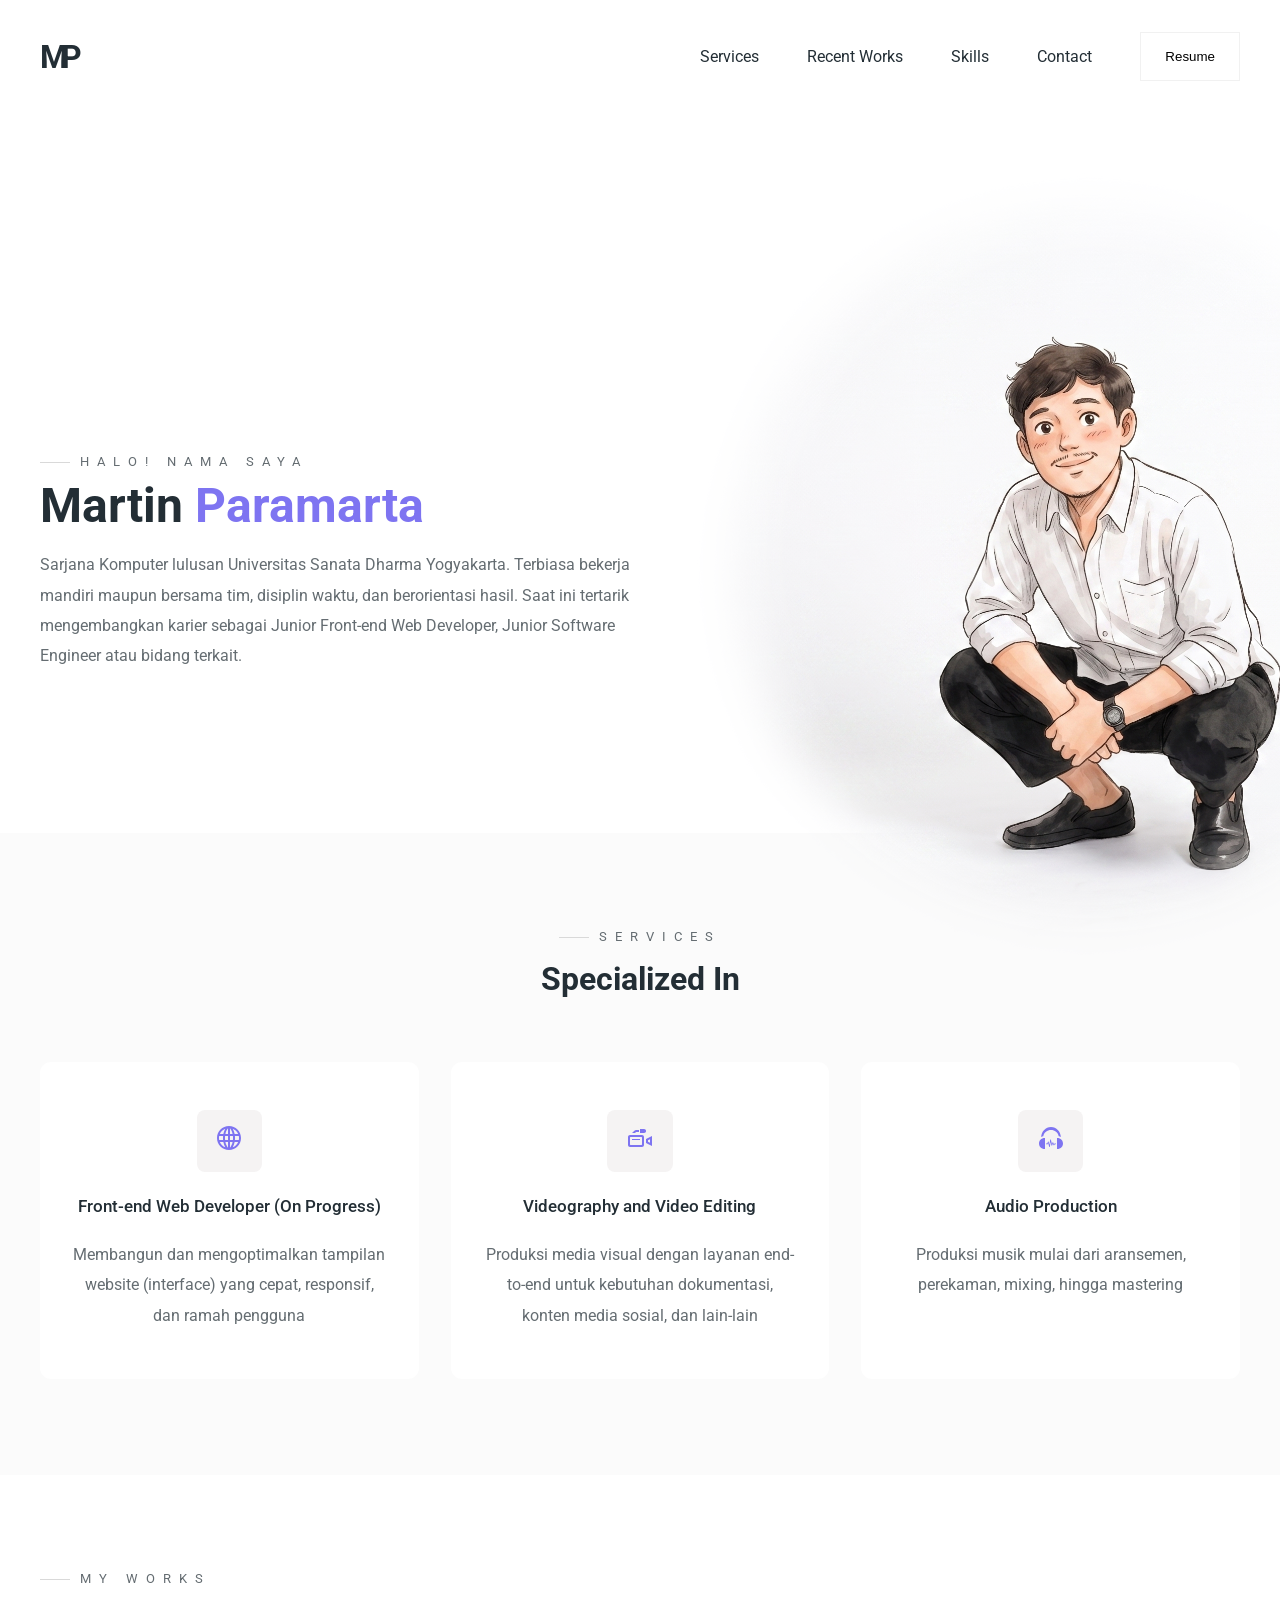
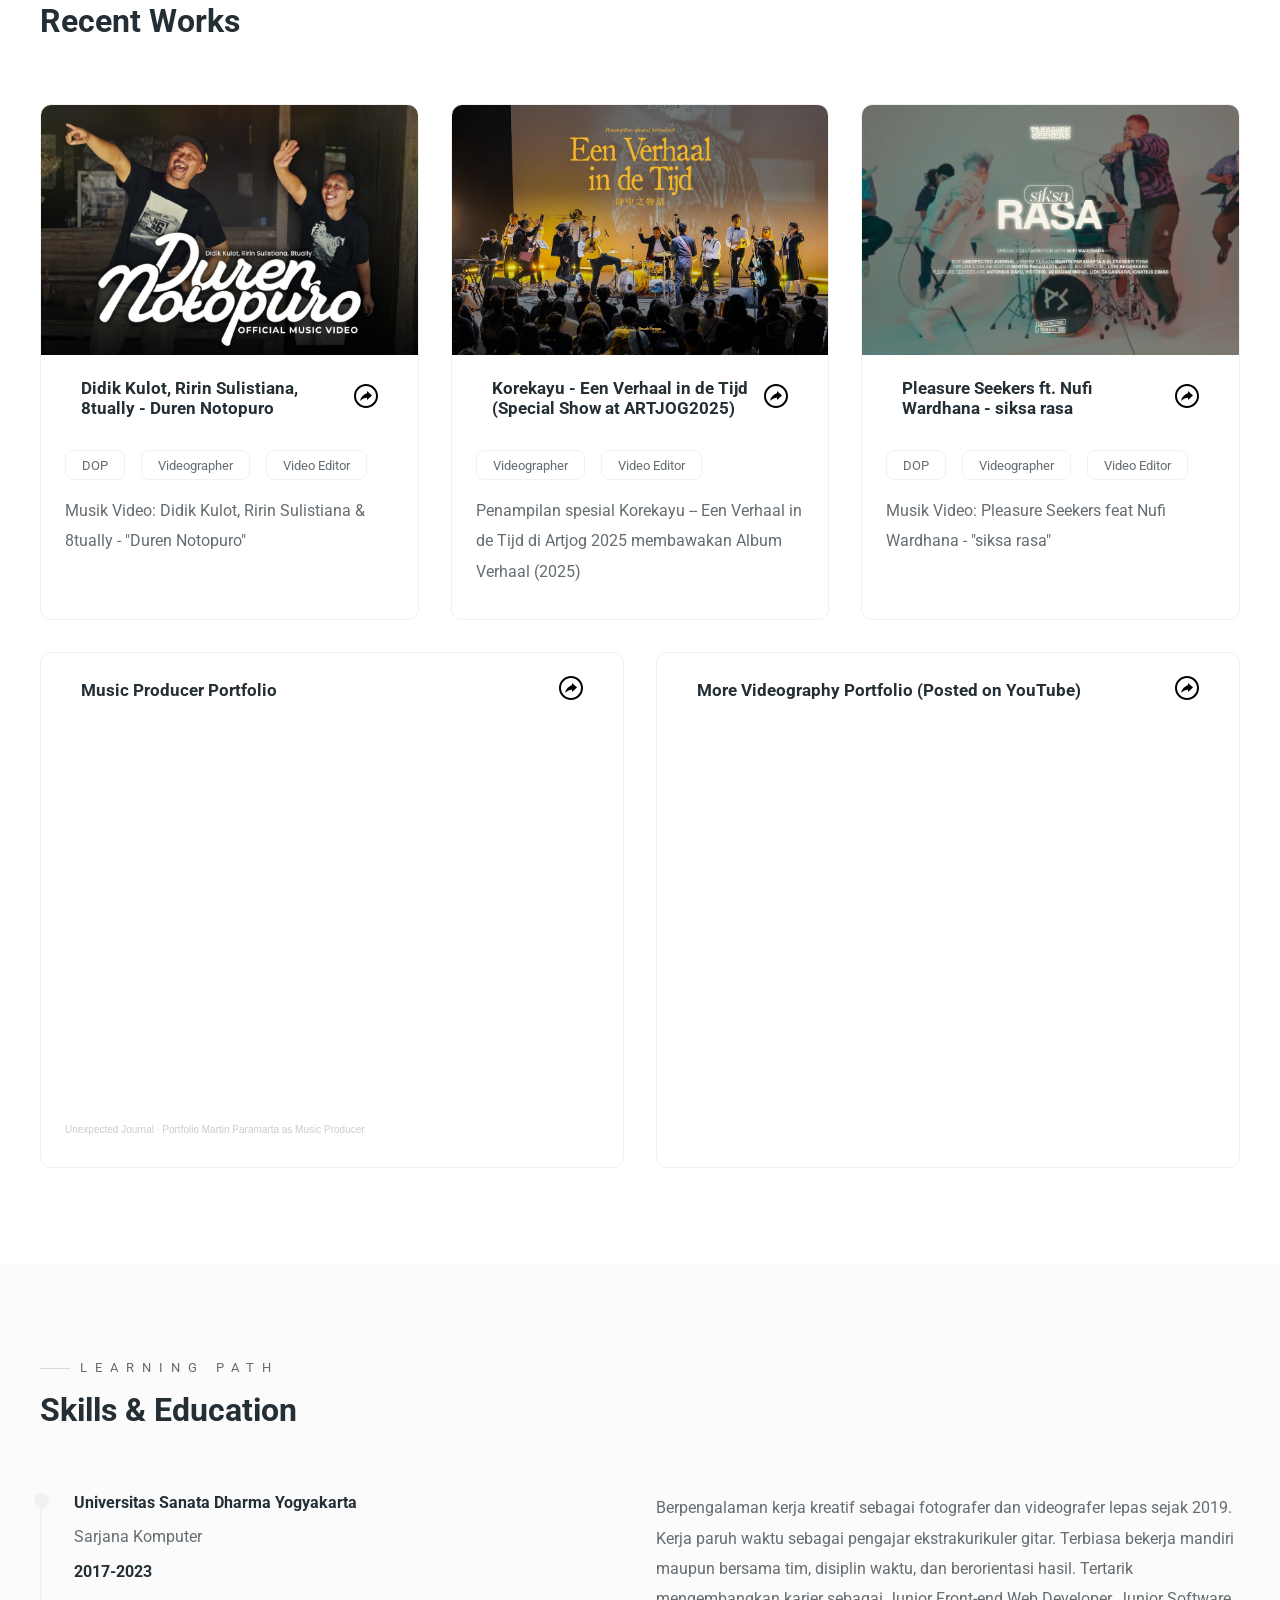
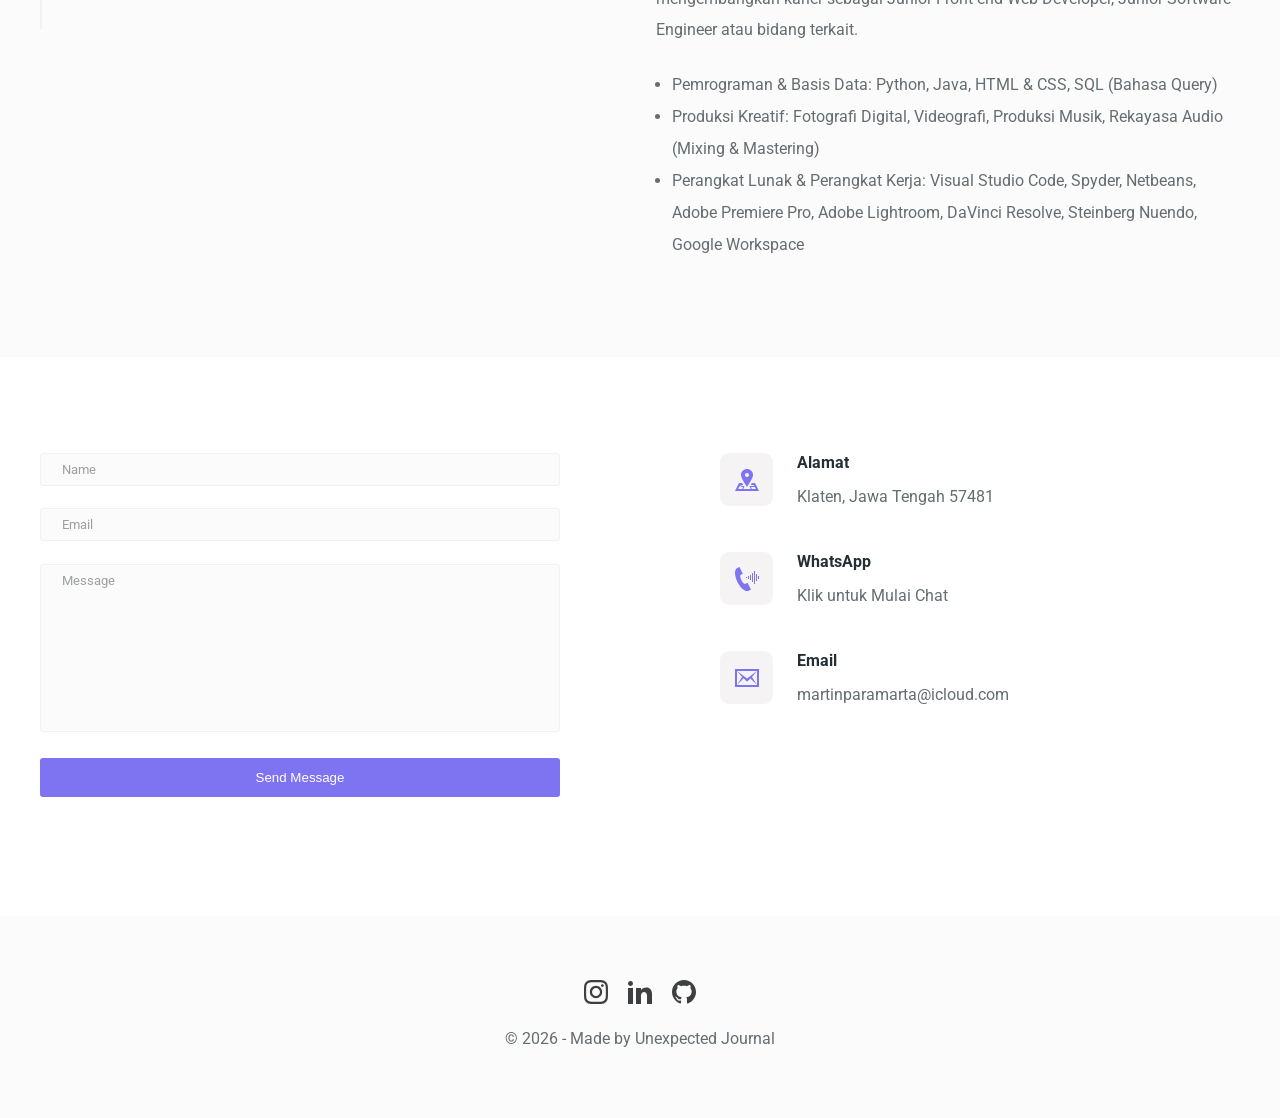
<file: index.html>
<!DOCTYPE html>
<html lang="en">

<head>
    <meta charset="UTF-8">
    <meta name="viewport" content="width=device-width, initial-scale=1.0">
    <meta http-equiv="X-UA-Compatible" content="IE=edge">
    <title>Martin Paramarta - Portfolio</title>
    <link rel="icon" type="image/x-icon" href="/images/favicon.png">
    <link rel="stylesheet" href="styles/style.css">
    <link rel="stylesheet" href="styles/responsive.css">
</head>

<body>
    <!-- Header -->
    <header>
        <div class="main-container">
            <div class="nav">
                <div class="logo">
                    <a href="/index.html">MP</a>
                </div>
                <nav>
                    <ul>
                        <li><a href="#services">Services</a></li>
                        <li><a href="#portfolios">Recent Works</a></li>
                        <!--                         <li><a href="detailed-portfolio.html">More Portfolio</a></li> -->
                        <li><a href="#skills">Skills</a></li>
                        <li><a href="#contact">Contact</a></li>
                        <li><a href="https://drive.google.com/file/d/1sAyRoX_dURG1kgeCWic_WuANX9hFbWoH/view?usp=sharing"
                                target="_blank">
                                <button class="btn">Resume</button>
                            </a>

                        </li>
                    </ul>
                </nav>

                <div class="burger">
                    <div class="line-1"></div>
                    <div class="line-2"></div>
                    <div class="line-3"></div>
                </div>
            </div>

            <section id="hero">
                <div class="hero-left">
                    <div class="h3 pre-title">Halo! Nama Saya</div>
                    <h1 class="hero-name">Martin <span>Paramarta</span></h1>
                    <p>
                        Sarjana Komputer lulusan Universitas Sanata Dharma Yogyakarta. Terbiasa bekerja mandiri maupun
                        bersama tim, disiplin waktu, dan berorientasi hasil. Saat ini tertarik mengembangkan karier
                        sebagai Junior Front-end Web Developer, Junior Software Engineer atau bidang terkait.
                    </p>
                </div>
                <div class="hero-right">
                    <img src="./images/hero-image-profile.png" alt="Avatar Image">
                </div>
            </section>
        </div>
    </header>
    <!-- End of Header -->

    <!-- Services -->
    <section id="services">
        <div class="services main-container">
            <h3 class="pre-title">Services</h3>
            <h1 class="section-title services-title">Specialized In<h1>
                    <div class="grid-items">
                        <!-- Service 1 -->
                        <div class="service">
                            <div class="service-icon">
                                <svg xmlns="http://www.w3.org/2000/svg" width="24" height="24" viewBox="0 0 24 24">
                                    <path
                                        d="M12 0c-6.627 0-12 5.373-12 12s5.373 12 12 12 12-5.373 12-12-5.373-12-12-12zm10 12c0 .685-.07 1.354-.202 2h-3.853c.121-1.283.129-2.621 0-4h3.853c.132.646.202 1.315.202 2zm-.841-4h-3.5c-.383-1.96-1.052-3.751-1.948-5.278 2.435.977 4.397 2.882 5.448 5.278zm-5.554 0h-2.605v-5.658c1.215 1.46 2.117 3.41 2.605 5.658zm-4.605-5.658v5.658h-2.605c.488-2.248 1.39-4.198 2.605-5.658zm0 7.658v4h-2.93c-.146-1.421-.146-2.577 0-4h2.93zm0 6v5.658c-1.215-1.46-2.117-3.41-2.605-5.658h2.605zm2 5.658v-5.658h2.605c-.488 2.248-1.39 4.198-2.605 5.658zm0-7.658v-4h2.93c.146 1.421.146 2.577 0 4h-2.93zm-4.711-11.278c-.896 1.527-1.565 3.318-1.948 5.278h-3.5c1.051-2.396 3.013-4.301 5.448-5.278zm-6.087 7.278h3.853c-.121 1.283-.129 2.621 0 4h-3.853c-.132-.646-.202-1.315-.202-2s.07-1.354.202-2zm.639 6h3.5c.383 1.96 1.052 3.751 1.948 5.278-2.435-.977-4.397-2.882-5.448-5.278zm12.87 5.278c.896-1.527 1.565-3.318 1.948-5.278h3.5c-1.051 2.396-3.013 4.301-5.448 5.278z" />
                                </svg>
                            </div>
                            <h4>Front-end Web Developer (On Progress)</h4>
                            <p>Membangun dan mengoptimalkan tampilan website (interface) yang cepat, responsif, dan
                                ramah pengguna</p>
                        </div>

                        <!-- Service 2 -->
                        <div class="service">
                            <div class="service-icon">
                                <svg xmlns="http://www.w3.org/2000/svg" width="24" height="24" viewBox="0 0 24 24">
                                    <path
                                        d="M13.5 11c.276 0 .5.224.5.5v7c0 .276-.224.5-.5.5h-11c-.276 0-.5-.224-.5-.5v-7c0-.276.224-.5.5-.5h11zm2.5 0c0-1.104-.896-2-2-2h-12c-1.104 0-2 .896-2 2v8c0 1.104.896 2 2 2h12c1.104 0 2-.896 2-2v-8zm-4 3h-8v-1h8v1zm-3.757-10h2.757v2h-2.103c-.887 0-1.245.423-1.85 1h-3.047l2.121-2.121c.563-.563 1.326-.879 2.122-.879zm9.817 1c0 1.104-.896 2-2 2h-4.06v-4h4.06c1.104 0 2 .895 2 2zm3.94 8.236v3.528l-2-1v-1.528l2-1zm2-3.236l-6 3v4l6 3v-10z" />
                                </svg>
                            </div>
                            <h4>Videography and Video Editing</h4>
                            <p>Produksi media visual dengan layanan end-to-end untuk kebutuhan dokumentasi, konten media
                                sosial, dan lain-lain</p>
                        </div>

                        <!-- Service 3 -->
                        <div class="service">
                            <div class="service-icon">
                                <svg xmlns="http://www.w3.org/2000/svg" width="24" height="24" viewBox="0 0 24 24">
                                    <path
                                        d="M6 23v-11c-4.036 0-6 2.715-6 5.5 0 2.807 1.995 5.5 6 5.5zm18-5.5c0-2.785-1.964-5.5-6-5.5v11c4.005 0 6-2.693 6-5.5zm-12-13.522c-3.879-.008-6.861 2.349-7.743 6.195-.751.145-1.479.385-2.161.716.629-5.501 4.319-9.889 9.904-9.889 5.589 0 9.29 4.389 9.916 9.896-.684-.334-1.415-.575-2.169-.721-.881-3.85-3.867-6.205-7.747-6.197zm-1.151 16.712l.786-4.788.803 3.446c.079.353.569.393.703.053l.727-1.858.678 1.582c.113.262.468.303.637.072l.618-.84h1.199v-.737h-1.391c-.117 0-.229.056-.298.151l-.342.469-.779-1.813c-.13-.303-.562-.296-.683.011l-.616 1.576-.95-4.208c-.09-.398-.659-.375-.724.022l-.788 4.86-.805-2.993c-.09-.357-.595-.377-.709-.023l-.598 1.948h-1.317v.737h1.607c.133 0 .278-.108.315-.235l.298-1.008.906 3.607c.099.389.659.363.723-.031z" />
                                </svg>
                            </div>
                            <h4>Audio Production</h4>
                            <p>Produksi musik mulai dari aransemen, perekaman, mixing, hingga mastering
                            <p>
                        </div>
                    </div>
        </div>
    </section>
    <!-- End of Services -->

    <!-- Portfolio -->
    <section id="portfolios">
        <div class="portfolios main-container">
            <h3 class="pre-title">My Works</h3>
            <h1 class="section-title">Recent Works</h1>
            <div class="grid-items">

                <!-- Portfolio 1 -->
                <div class="portfolio">
                    <div class="portfolio-cover">
                        <img src="/images/portfolio/DidikKulot.jpg" alt="Portofolio 1">
                    </div>

                    <div class="portfolio-info">
                        <div class="portfolio-title">
                            <h4>Didik Kulot, Ririn Sulistiana, 8tually - Duren Notopuro</h4>
                            <a href="https://www.youtube.com/watch?v=ody6l8ahqWs" target="_blank"
                                class="portfolio-link">
                                <svg xmlns="http://www.w3.org/2000/svg" width="24" height="24" viewBox="0 0 24 24">
                                    <path
                                        d="M12 2c5.514 0 10 4.486 10 10s-4.486 10-10 10-10-4.486-10-10 4.486-10 10-10zm0-2c-6.627 0-12 5.373-12 12s5.373 12 12 12 12-5.373 12-12-5.373-12-12-12zm-6 17c1.513-6.587 7-7.778 7-7.778v-2.222l5 4.425-5 4.464v-2.223c0 .001-3.78-.114-7 3.334z" />
                                </svg>
                            </a>
                        </div>
                        <div class="portfolio-tags">
                            <div>DOP</div>
                            <div>Videographer</div>
                            <div>Video Editor</div>
                        </div>
                        <p>Musik Video: Didik Kulot, Ririn Sulistiana & 8tually - "Duren Notopuro"</p>
                    </div>
                </div>

                <!-- Portfolio 2 -->
                <div class="portfolio">
                    <div class="portfolio-cover">
                        <img src="/images/portfolio/KorekayuEen.jpg" alt="Portofolio 2">
                    </div>

                    <div class="portfolio-info">
                        <div class="portfolio-title">
                            <h4>Korekayu - Een Verhaal in de Tijd (Special Show at ARTJOG2025)</h4>
                            <a href="https://www.youtube.com/watch?v=RNj8ErkPtQ4&t=611s" target="_blank"
                                class="portfolio-link">
                                <svg xmlns="http://www.w3.org/2000/svg" width="24" height="24" viewBox="0 0 24 24">
                                    <path
                                        d="M12 2c5.514 0 10 4.486 10 10s-4.486 10-10 10-10-4.486-10-10 4.486-10 10-10zm0-2c-6.627 0-12 5.373-12 12s5.373 12 12 12 12-5.373 12-12-5.373-12-12-12zm-6 17c1.513-6.587 7-7.778 7-7.778v-2.222l5 4.425-5 4.464v-2.223c0 .001-3.78-.114-7 3.334z" />
                                </svg>
                            </a>
                        </div>
                        <div class="portfolio-tags">
                            <div>Videographer</div>
                            <div>Video Editor</div>
                        </div>
                        <p>Penampilan spesial Korekayu -- Een Verhaal in de Tijd di Artjog 2025 membawakan Album Verhaal
                            (2025)</p>
                    </div>
                </div>

                <!-- Portfolio 3 -->
                <div class="portfolio">
                    <div class="portfolio-cover">
                        <img src="/images/portfolio/PleasureSiksaRasa.jpg" alt="Portofolio 3">
                    </div>

                    <div class="portfolio-info">
                        <div class="portfolio-title">
                            <h4>Pleasure Seekers ft. Nufi Wardhana - siksa rasa</h4>
                            <a href="https://www.youtube.com/watch?v=SEQsMCCfrNI" target="_blank"
                                class="portfolio-link">
                                <svg xmlns="http://www.w3.org/2000/svg" width="24" height="24" viewBox="0 0 24 24">
                                    <path
                                        d="M12 2c5.514 0 10 4.486 10 10s-4.486 10-10 10-10-4.486-10-10 4.486-10 10-10zm0-2c-6.627 0-12 5.373-12 12s5.373 12 12 12 12-5.373 12-12-5.373-12-12-12zm-6 17c1.513-6.587 7-7.778 7-7.778v-2.222l5 4.425-5 4.464v-2.223c0 .001-3.78-.114-7 3.334z" />
                                </svg>
                            </a>
                        </div>
                        <div class="portfolio-tags">
                            <div>DOP</div>
                            <div>Videographer</div>
                            <div>Video Editor</div>
                        </div>
                        <p>Musik Video: Pleasure Seekers feat Nufi Wardhana - "siksa rasa"</p>
                    </div>
                </div>
                <div></div>
            </div>

            <div class="row-bottom">
                <!-- Portfolio 4 -->
                <div class="portfolio">
                    <div class="portfolio-info">
                        <div class="portfolio-title">
                            <h4>Music Producer Portfolio</h4>
                            <a href="https://on.soundcloud.com/WTE9bWwYuh9X08wIkq" target="_blank"
                                class="portfolio-link">
                                <svg xmlns="http://www.w3.org/2000/svg" width="24" height="24" viewBox="0 0 24 24">
                                    <path
                                        d="M12 2c5.514 0 10 4.486 10 10s-4.486 10-10 10-10-4.486-10-10 4.486-10 10-10zm0-2c-6.627 0-12 5.373-12 12s5.373 12 12 12 12-5.373 12-12-5.373-12-12-12zm-6 17c1.513-6.587 7-7.778 7-7.778v-2.222l5 4.425-5 4.464v-2.223c0 .001-3.78-.114-7 3.334z" />
                                </svg>
                            </a>
                        </div>
                        <div class="embed">
                            <iframe width="100%" height="400" scrolling="yes" frameborder="no"
                                allow="autoplay; encrypted-media"
                                src="https://w.soundcloud.com/player/?url=https%3A//api.soundcloud.com/playlists/soundcloud%253Aplaylists%253A2270680943&color=%23ff5500&auto_play=false&hide_related=false&show_comments=true&show_user=true&show_reposts=false&show_teaser=true&visual=true"></iframe>
                            <div
                                style="font-size: 10px; color: #cccccc;line-break: anywhere;word-break: normal;overflow: hidden;white-space: nowrap;text-overflow: ellipsis; font-family: Interstate,Lucida Grande,Lucida Sans Unicode,Lucida Sans,Garuda,Verdana,Tahoma,sans-serif;font-weight: 100;">
                                <a href="https://soundcloud.com/unexpected-journal" title="Unexpected Journal"
                                    target="_blank" style="color: #cccccc; text-decoration: none;">Unexpected
                                    Journal</a> · <a
                                    href="https://soundcloud.com/unexpected-journal/sets/portfolio-martin-paramarta-as"
                                    title="Portfolio Martin Paramarta as Music Producer" target="_blank"
                                    style="color: #cccccc; text-decoration: none;">Portfolio Martin Paramarta as
                                    Music Producer</a>
                            </div>
                        </div>
                    </div>
                </div>

                <!-- Portfolio 5 -->
                <div class="portfolio">
                    <div class="portfolio-info">
                        <div class="portfolio-title">
                            <h4>More Videography Portfolio (Posted on YouTube)</h4>
                            <a href="https://www.youtube.com/playlist?list=PL3d4j510fymAic3P80GVKo7r_twOkDFHW"
                                target="_blank" class="portfolio-link">
                                <svg xmlns="http://www.w3.org/2000/svg" width="24" height="24" viewBox="0 0 24 24">
                                    <path
                                        d="M12 2c5.514 0 10 4.486 10 10s-4.486 10-10 10-10-4.486-10-10 4.486-10 10-10zm0-2c-6.627 0-12 5.373-12 12s5.373 12 12 12 12-5.373 12-12-5.373-12-12-12zm-6 17c1.513-6.587 7-7.778 7-7.778v-2.222l5 4.425-5 4.464v-2.223c0 .001-3.78-.114-7 3.334z" />
                                </svg>
                            </a>
                        </div>
                        <div class="embed">
                            <iframe width="100%" height="315"
                                src="https://www.youtube-nocookie.com/embed/videoseries?si=I7QcuNUUTwC35d9t&amp;list=PL3d4j510fymAic3P80GVKo7r_twOkDFHW"
                                title="YouTube video player" frameborder="0"
                                allow="accelerometer; autoplay; clipboard-write; encrypted-media; gyroscope; picture-in-picture; web-share"
                                referrerpolicy="strict-origin-when-cross-origin" allowfullscreen></iframe>
                        </div>
                    </div>
                </div>
            </div>
        </div>
    </section>
    <!-- End of Portfolio -->

    <!-- Skills & Education -->
    <section id="skills">
        <div class="skills main-container">
            <h3 class="pre-title">Learning Path</h3>
            <h1 class="section-title">Skills & Education</h1>

            <div class="skills-grid">
                <div class="skills-left">
                    <div class="education">
                        <div class="line">
                            <div></div>
                        </div>

                        <!-- Education 1 -->
                        <!--                         <div class="education-info">
                            <h4 class="education-title">University</h4>
                            <p>Bachelor Degree</p>
                            <h4 class="education-years">2017-2023</h4>
                        </div> -->
                    </div>

                    <div class="education">
                        <div class="line">
                            <div></div>
                        </div>

                        <!-- Education 2 -->
                        <div class="education-info">
                            <h4 class="education-title">Universitas Sanata Dharma Yogyakarta</h4>
                            <p>Sarjana Komputer</p>
                            <h4 class="education-years">2017-2023</h4>
                        </div>
                    </div>
                </div>

                <div class="skills-right">
                    <p>Berpengalaman kerja kreatif sebagai fotografer dan videografer lepas sejak 2019. Kerja paruh
                        waktu sebagai pengajar ekstrakurikuler gitar. Terbiasa bekerja mandiri maupun bersama tim,
                        disiplin waktu, dan berorientasi hasil. Tertarik mengembangkan karier sebagai Junior Front-end
                        Web Developer, Junior Software Engineer atau bidang terkait.
                    </p>
                    <!--                     <div class="skills-list">
                        <ul>
                            <li>Video Editor</li>
                            <li>Video Editor</li>
                            <li>Video Editor</li>
                            <li>Video Editor</li>
                        </ul>
                        <ul>
                            <li>Audio Production</li>
                            <li>Audio Production</li>
                            <li>Audio Production</li>
                            <li>Audio Production</li>
                        </ul>
                    </div> -->
                    <div class="skills-list">
                        <ul>
                            <li>Pemrograman & Basis Data: Python, Java, HTML & CSS, SQL (Bahasa Query)</li>
                            <li>Produksi Kreatif: Fotografi Digital, Videografi, Produksi Musik, Rekayasa Audio (Mixing
                                & Mastering)</li>
                            <li>Perangkat Lunak & Perangkat Kerja: Visual Studio Code, Spyder, Netbeans, Adobe Premiere
                                Pro, Adobe Lightroom, DaVinci Resolve, Steinberg Nuendo, Google Workspace</li>
                        </ul>
                    </div>
                </div>
            </div>
        </div>
    </section>
    <!-- End of Skills & Education -->

    <!-- Contact -->
    <section id="contact">
        <div class="contact main-container">
            <div class="contact-left">
                <form class="contact-form" action="https://formspree.io/f/xpqvweja" method="POST">
                    <div>
                        <input type="text" placeholder="Name" name="name">
                    </div>
                    <div>
                        <input type="email" placeholder="Email" name="email">
                    </div>
                    <div>
                        <textarea name="message" id="message" cols="30" rows="10" placeholder="Message"></textarea>
                    </div>
                    <div>
                        <button class="btn-submit">Send Message</button>
                    </div>
                </form>
            </div>
            <div class="contact-right">
                <!-- Contact Item 1 -->
                <div class="contact-item">
                    <div class="contact-item-icon">
                        <svg xmlns="http://www.w3.org/2000/svg" width="24" height="24" viewBox="0 0 24 24">
                            <path
                                d="M12 1c-3.148 0-6 2.553-6 5.702 0 3.148 2.602 6.907 6 12.298 3.398-5.391 6-9.15 6-12.298 0-3.149-2.851-5.702-6-5.702zm0 8c-1.105 0-2-.895-2-2s.895-2 2-2 2 .895 2 2-.895 2-2 2zm8 6h-3.135c-.385.641-.798 1.309-1.232 2h3.131l.5 1h-4.264l-.344.544-.289.456h.558l.858 2h-7.488l.858-2h.479l-.289-.456-.343-.544h-2.042l-1.011-1h2.42c-.435-.691-.848-1.359-1.232-2h-3.135l-4 8h24l-4-8zm-12.794 6h-3.97l1.764-3.528 1.516 1.528h1.549l-.859 2zm8.808-2h3.75l1 2h-3.892l-.858-2z" />
                        </svg>
                    </div>
                    <div class="contact-item-detail">
                        <h4>Alamat</h4>
                        <p>Klaten, Jawa Tengah 57481</p>
                    </div>
                </div>
                <!-- Contact Item 2 -->
                <div class="contact-item">
                    <div class="contact-item-icon">
                        <svg width="24" height="24" xmlns="http://www.w3.org/2000/svg" fill-rule="evenodd"
                            clip-rule="evenodd">
                            <path
                                d="M16 22.621l-3.521-6.795c-.007.004-1.974.97-2.064 1.011-2.24 1.086-6.799-7.82-4.609-8.994l2.082-1.026-3.492-6.817-2.106 1.039c-1.622.845-2.298 2.627-2.289 4.843.027 6.902 6.711 18.013 12.212 18.117.575.011 1.137-.098 1.677-.345.121-.055 2.102-1.029 2.11-1.033zm4-5.621h-1v-13h1v13zm-2-2h-1v-9h1v9zm4-1h-1v-7h1v7zm-6-1h-1v-5h1v5zm-2-1h-1v-3h1v3zm10 0h-1v-3h1v3zm-12-1h-1v-1h1v1z" />
                        </svg>
                    </div>
                    <div class="contact-item-detail">
                        <h4>WhatsApp</h4>
                        <div class="contact-whatsapp"> <a href="https://api.whatsapp.com/send?phone=6285802259599"
                                target="_blank">
                                <p>Klik untuk Mulai Chat</p>
                            </a></div>
                    </div>
                </div>
                <!-- Contact Item 3 -->
                <div class="contact-item">
                    <div class="contact-item-icon">
                        <svg xmlns="http://www.w3.org/2000/svg" width="24" height="24" viewBox="0 0 24 24">
                            <path
                                d="M22 5v14h-20v-14h20zm2-2h-24v18h24v-18zm-2 16l-6.526-6.618-3.445 3.483-3.418-3.525-6.611 6.66 5.051-8-5.051-6 10.029 7.446 9.971-7.446-4.998 6.01 4.998 7.99z" />
                        </svg>
                    </div>
                    <div class="contact-item-detail">
                        <h4>Email</h4>
                        <p>martinparamarta@icloud.com</p>
                    </div>
                </div>
            </div>
        </div>
    </section>
    <!-- End of Contact -->

    <!-- Footer -->
    <footer>
        <div class="footer-icon">
            <a href="https://www.instagram.com/martinpmt/" target="_blank">
                <svg xmlns="http://www.w3.org/2000/svg" width="24" height="24" viewBox="0 0 24 24">
                    <path
                        d="M12 2.163c3.204 0 3.584.012 4.85.07 3.252.148 4.771 1.691 4.919 4.919.058 1.265.069 1.645.069 4.849 0 3.205-.012 3.584-.069 4.849-.149 3.225-1.664 4.771-4.919 4.919-1.266.058-1.644.07-4.85.07-3.204 0-3.584-.012-4.849-.07-3.26-.149-4.771-1.699-4.919-4.92-.058-1.265-.07-1.644-.07-4.849 0-3.204.013-3.583.07-4.849.149-3.227 1.664-4.771 4.919-4.919 1.266-.057 1.645-.069 4.849-.069zm0-2.163c-3.259 0-3.667.014-4.947.072-4.358.2-6.78 2.618-6.98 6.98-.059 1.281-.073 1.689-.073 4.948 0 3.259.014 3.668.072 4.948.2 4.358 2.618 6.78 6.98 6.98 1.281.058 1.689.072 4.948.072 3.259 0 3.668-.014 4.948-.072 4.354-.2 6.782-2.618 6.979-6.98.059-1.28.073-1.689.073-4.948 0-3.259-.014-3.667-.072-4.947-.196-4.354-2.617-6.78-6.979-6.98-1.281-.059-1.69-.073-4.949-.073zm0 5.838c-3.403 0-6.162 2.759-6.162 6.162s2.759 6.163 6.162 6.163 6.162-2.759 6.162-6.163c0-3.403-2.759-6.162-6.162-6.162zm0 10.162c-2.209 0-4-1.79-4-4 0-2.209 1.791-4 4-4s4 1.791 4 4c0 2.21-1.791 4-4 4zm6.406-11.845c-.796 0-1.441.645-1.441 1.44s.645 1.44 1.441 1.44c.795 0 1.439-.645 1.439-1.44s-.644-1.44-1.439-1.44z" />
                </svg>
            </a>
            <a href="http://www.linkedin.com/in/martin-paramarta" target="_blank">
                <svg xmlns="http://www.w3.org/2000/svg" width="24" height="24" viewBox="0 0 24 24">
                    <path
                        d="M4.98 3.5c0 1.381-1.11 2.5-2.48 2.5s-2.48-1.119-2.48-2.5c0-1.38 1.11-2.5 2.48-2.5s2.48 1.12 2.48 2.5zm.02 4.5h-5v16h5v-16zm7.982 0h-4.968v16h4.969v-8.399c0-4.67 6.029-5.052 6.029 0v8.399h4.988v-10.131c0-7.88-8.922-7.593-11.018-3.714v-2.155z" />
                </svg>
            </a>

            <a href="https://github.com/unexpectedjournal" target="_blank">
                <svg xmlns="http://www.w3.org/2000/svg" width="24" height="24" viewBox="0 0 24 24">
                    <path
                        d="M12 0c-6.626 0-12 5.373-12 12 0 5.302 3.438 9.8 8.207 11.387.599.111.793-.261.793-.577v-2.234c-3.338.726-4.033-1.416-4.033-1.416-.546-1.387-1.333-1.756-1.333-1.756-1.089-.745.083-.729.083-.729 1.205.084 1.839 1.237 1.839 1.237 1.07 1.834 2.807 1.304 3.492.997.107-.775.418-1.305.762-1.604-2.665-.305-5.467-1.334-5.467-5.931 0-1.311.469-2.381 1.236-3.221-.124-.303-.535-1.524.117-3.176 0 0 1.008-.322 3.301 1.23.957-.266 1.983-.399 3.003-.404 1.02.005 2.047.138 3.006.404 2.291-1.552 3.297-1.23 3.297-1.23.653 1.653.242 2.874.118 3.176.77.84 1.235 1.911 1.235 3.221 0 4.609-2.807 5.624-5.479 5.921.43.372.823 1.102.823 2.222v3.293c0 .319.192.694.801.576 4.765-1.589 8.199-6.086 8.199-11.386 0-6.627-5.373-12-12-12z" />
                </svg>
            </a>
        </div>
        <p>&#169; 2026 - Made by Unexpected Journal</p>
    </footer>
    <!-- End of Footer -->

    <!-- Javascript -->
    <script src="script/main.js"></script>
</body>

</html>
</file>
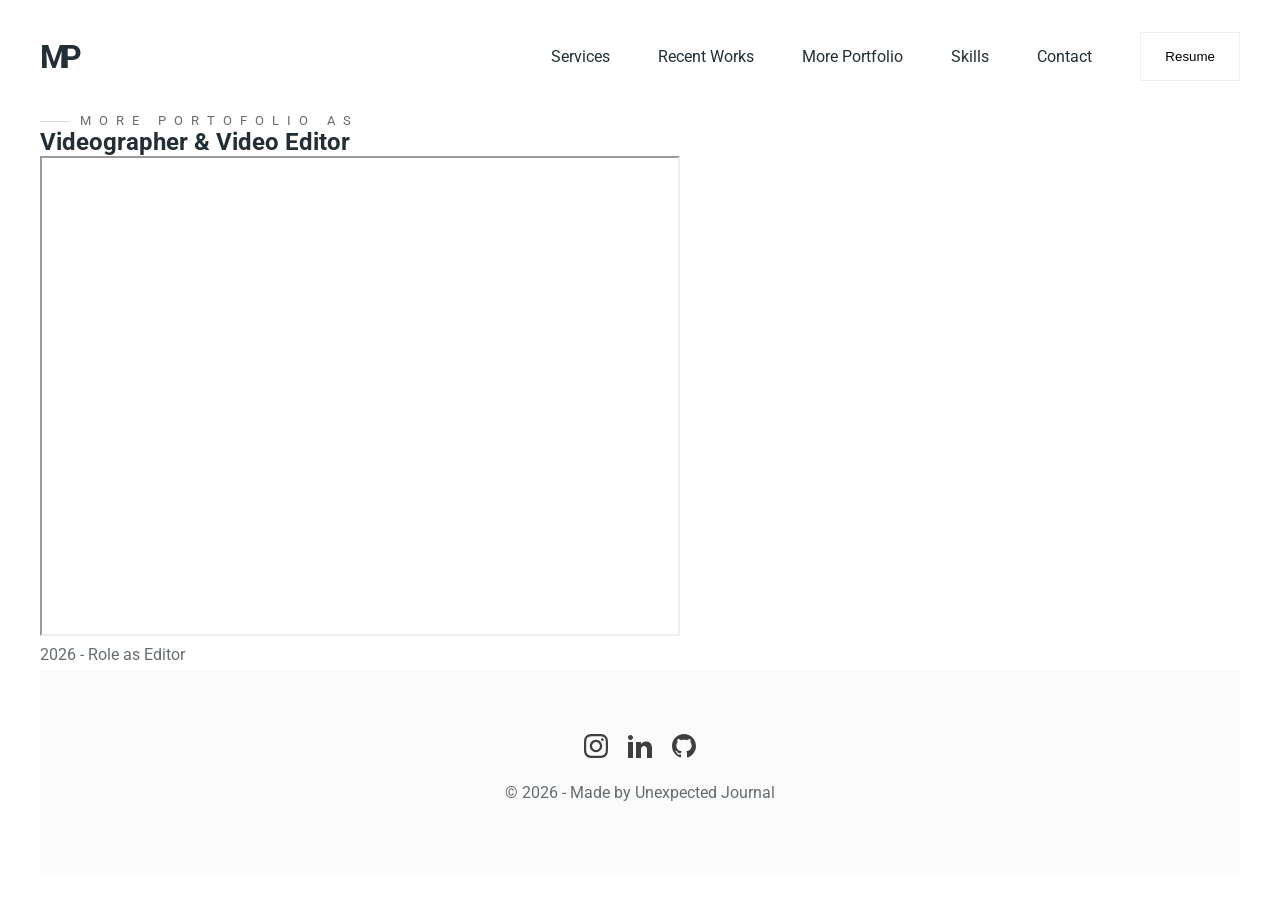
<file: detailed-portfolio.html>
<!DOCTYPE html>
<html lang="en">

<head>
    <meta charset="UTF-8">
    <meta name="viewport" content="width=device-width, initial-scale=1.0">
    <meta http-equiv="X-UA-Compatible" content="IE=edge">
    <title>Martin Paramarta - Portfolio</title>
    <link rel="icon" type="image/x-icon" href="/images/favicon.png">
    <link rel="stylesheet" href="styles/style.css">
    <link rel="stylesheet" href="styles/responsive.css">
</head>

<body>
    <!-- Header -->
    <header>
        <div class="main-container">
            <div class="nav">
                <div class="logo">
                    <a href="/">MP</a>
                </div>
                <nav>
                    <ul>
                        <li><a href="index.html#services">Services</a></li>
                        <li><a href="index.html#portfolios">Recent Works</a></li>
                        <li><a href="detailed-portfolio.html">More Portfolio</a></li>
                        <li><a href="index.html#skills">Skills</a></li>
                        <li><a href="index.html#contact">Contact</a></li>
                        <li><a href="https://docs.google.com/document/d/e/2PACX-1vTOr4Q7ADKhmPF-OUACERyrr32maQyXuFWQraZSVFPRrg-FwqGyvsqdiiZtaxk9Cw/pub"
                                target="_blank">
                                <button class="btn">Resume</button>
                            </a>

                        </li>
                    </ul>
                </nav>

                <div class="burger">
                    <div class="line-1"></div>
                    <div class="line-2"></div>
                    <div class="line-3"></div>
                </div>
            </div>


            <!-- Detailed Portfolio -->
            <section id="detail-port">
                <div class="detail-port main-container">
                    <h3 class="pre-title">more portofolio as</h3>
                    <h1 class="detail-port-title">Videographer & Video Editor</h1>
                </div>
                <div class="video-frame"><iframe
                        src="https://drive.google.com/file/d/17wJfDiNdPFWsXNpQT7AkAQ0cGTaSWIJH/preview" width="640"
                        height="480"></iframe>
                    <div class="detail-port-tags">
                        <p>2026 - Role as Editor</p>
                    </div>
                </div>
            </section>
            <!-- End of Services -->


            <!-- Footer -->
            <footer>
                <div class="footer-icon">
                    <a href="https://www.instagram.com/martinpmt/" target="_blank">
                        <svg xmlns="http://www.w3.org/2000/svg" width="24" height="24" viewBox="0 0 24 24">
                            <path
                                d="M12 2.163c3.204 0 3.584.012 4.85.07 3.252.148 4.771 1.691 4.919 4.919.058 1.265.069 1.645.069 4.849 0 3.205-.012 3.584-.069 4.849-.149 3.225-1.664 4.771-4.919 4.919-1.266.058-1.644.07-4.85.07-3.204 0-3.584-.012-4.849-.07-3.26-.149-4.771-1.699-4.919-4.92-.058-1.265-.07-1.644-.07-4.849 0-3.204.013-3.583.07-4.849.149-3.227 1.664-4.771 4.919-4.919 1.266-.057 1.645-.069 4.849-.069zm0-2.163c-3.259 0-3.667.014-4.947.072-4.358.2-6.78 2.618-6.98 6.98-.059 1.281-.073 1.689-.073 4.948 0 3.259.014 3.668.072 4.948.2 4.358 2.618 6.78 6.98 6.98 1.281.058 1.689.072 4.948.072 3.259 0 3.668-.014 4.948-.072 4.354-.2 6.782-2.618 6.979-6.98.059-1.28.073-1.689.073-4.948 0-3.259-.014-3.667-.072-4.947-.196-4.354-2.617-6.78-6.979-6.98-1.281-.059-1.69-.073-4.949-.073zm0 5.838c-3.403 0-6.162 2.759-6.162 6.162s2.759 6.163 6.162 6.163 6.162-2.759 6.162-6.163c0-3.403-2.759-6.162-6.162-6.162zm0 10.162c-2.209 0-4-1.79-4-4 0-2.209 1.791-4 4-4s4 1.791 4 4c0 2.21-1.791 4-4 4zm6.406-11.845c-.796 0-1.441.645-1.441 1.44s.645 1.44 1.441 1.44c.795 0 1.439-.645 1.439-1.44s-.644-1.44-1.439-1.44z" />
                        </svg>
                    </a>
                    <a href="http://www.linkedin.com/in/martin-paramarta" target="_blank">
                        <svg xmlns="http://www.w3.org/2000/svg" width="24" height="24" viewBox="0 0 24 24">
                            <path
                                d="M4.98 3.5c0 1.381-1.11 2.5-2.48 2.5s-2.48-1.119-2.48-2.5c0-1.38 1.11-2.5 2.48-2.5s2.48 1.12 2.48 2.5zm.02 4.5h-5v16h5v-16zm7.982 0h-4.968v16h4.969v-8.399c0-4.67 6.029-5.052 6.029 0v8.399h4.988v-10.131c0-7.88-8.922-7.593-11.018-3.714v-2.155z" />
                        </svg>
                    </a>

                    <a href="https://github.com/unexpectedjournal" target="_blank">
                        <svg xmlns="http://www.w3.org/2000/svg" width="24" height="24" viewBox="0 0 24 24">
                            <path
                                d="M12 0c-6.626 0-12 5.373-12 12 0 5.302 3.438 9.8 8.207 11.387.599.111.793-.261.793-.577v-2.234c-3.338.726-4.033-1.416-4.033-1.416-.546-1.387-1.333-1.756-1.333-1.756-1.089-.745.083-.729.083-.729 1.205.084 1.839 1.237 1.839 1.237 1.07 1.834 2.807 1.304 3.492.997.107-.775.418-1.305.762-1.604-2.665-.305-5.467-1.334-5.467-5.931 0-1.311.469-2.381 1.236-3.221-.124-.303-.535-1.524.117-3.176 0 0 1.008-.322 3.301 1.23.957-.266 1.983-.399 3.003-.404 1.02.005 2.047.138 3.006.404 2.291-1.552 3.297-1.23 3.297-1.23.653 1.653.242 2.874.118 3.176.77.84 1.235 1.911 1.235 3.221 0 4.609-2.807 5.624-5.479 5.921.43.372.823 1.102.823 2.222v3.293c0 .319.192.694.801.576 4.765-1.589 8.199-6.086 8.199-11.386 0-6.627-5.373-12-12-12z" />
                        </svg>
                    </a>
                </div>
                <p>&#169; 2026 - Made by Unexpected Journal</p>
            </footer>
            <!-- End of Footer -->

            <!-- Javascript -->
            <script src="script/main.js"></script>
</body>

</html>
</file>
<file: styles/style.css>
@import url('https://fonts.googleapis.com/css2?family=Roboto:ital,wght@0,100..900;1,100..900&display=swap');


:root {
    --primaryTextColor: #232e35;
    /* title */
    --secondaryTextColor: #656d72;
    /* paragraph */

    --borderColor: #f1f1f1;
    --lineColor: #d9d9d9;
    /* pre-title line */

    --primaryBackgroundColor: #fff;
    --secondaryBackgroundColor: #fbfbfb;
    --thirdBackgroundColor: #f5f3f3;

    --primaryIconColor: #7e74f1;
    --primaryIconColorHover: #5d51e8;

    --sectionPadding: 6rem 0;
    --itemBorderRadius: 0.7rem;
}

* {
    margin: 0;
    padding: 0;
    box-sizing: border-box;
}

body {
    font-family: "Roboto", sans-serif;
}

h1,
h2,
h3,
h4,
h5,
h6,
strong {
    color: var(--primaryTextColor);
}

p {
    font-size: 1rem;
    /* 1rem = 16px */
    line-height: 1.9rem;
}

p,
span,
label,
input,
textarea,
li {
    color: var(--secondaryTextColor);
}

a {
    text-decoration: none;
}

.main-container {
    width: 1200px;
    margin: 0 auto;
}

@media screen and (max-width: 1200px) {
    .main-container {
        width: 90%;
    }
}

/* Buttons */
.btn {
    padding: 1rem 1.5rem;
    background: white;
    border: 1.5px solid var(--borderColor);
    cursor: pointer;
    transition: 0.2s ease-in-out;
}

.btn:hover {
    box-shadow: rgba(0, 0, 0, 0.05) 0px 3px 5px;
}

/* Titles */
.section-title {
    margin: 1rem 0 4rem;
    font-size: 2rem;
}

.pre-title {
    text-transform: uppercase;
    letter-spacing: .5rem;
    color: var(--secondaryTextColor);
    position: relative;
    padding-left: 40px;
    width: fit-content;
    font-weight: 400;
    font-size: 0.8rem;
}

.pre-title::before {
    content: "";
    width: 30px;
    height: 1px;
    background: var(--lineColor);
    position: absolute;
    display: block;
    left: 0;
    top: 50%;
}

/* Layout */
.grid-items {
    display: grid;
    grid-template-columns: repeat(auto-fit, minmax(350px, 1fr));
    gap: 2rem;
}

.row-bottom {
    display: grid;
    grid-template-columns: repeat(auto-fit, minmax(350px, 1fr));
    gap: 2rem;
}


/* Logo and Navigation Menu */
.nav {
    display: flex;
    justify-content: space-between;
    padding: 2rem 0;
}

.nav ul {
    list-style: none;
    display: flex;
    gap: 3rem;
}

.nav ul :hover {
    color: var(--primaryIconColorHover);
    transition: .2s ease-in-out;
    transform: scale(1.05);
}

.logo {
    display: flex;
    align-items: center;
    font-weight: 700;
    font-size: 2rem;
    letter-spacing: -7px;
}

.logo a {
    color: var(--primaryTextColor);
    font-kerning: 100;
}

.logo :hover {
    color: var(--primaryIconColorHover);
    transition: .5s ease-in-out;
    transform: rotateY(360deg) scale(1.5);
}

nav ul li {
    display: flex;
    align-items: center;
}

nav ul li a {
    color: var(--primaryTextColor);
}


/* Burger List */
.burger div {
    width: 25px;
    height: 2px;
    background-color: #000;
    margin: 7px;
    transition: all 0.3s;
    z-index: 99;
}

.burger {
    display: none;
    z-index: 99;
    position: fixed;
    top: 33px;
    right: 35px;
}

/* Hero Section */
#hero {
    height: 720px;
    display: grid;
    grid-template-columns: 1fr 1fr;
    align-items: center;
}

.hero-name {
    font-size: 3rem;
    font-weight: 700;
    margin: 0.5rem 0 1rem;
}

.hero-name span {
    color: var(--primaryIconColor)
}

.hero-right img {
    width: 150%;
    display: flex;
    justify-content: center;
    margin: 0 auto;
}

/* Services Section */
#services {
    background-color: var(--secondaryBackgroundColor);
    padding: var(--sectionPadding);
}

.services .pre-title {
    margin: 0 auto;
}

.services-title {
    text-align: center;
}

.service {
    padding: 3rem 2rem;
    text-align: center;
    background: var(--primaryBackgroundColor);
    border-radius: var(--itemBorderRadius);
}

.service h4 {
    margin: 1.5rem 0;
    font-weight: 500;
    font-size: 1.05rem;
}

.service p {
    font-size: .8;
    font-weight: 400;
}

.service-icon {
    background: var(--thirdBackgroundColor);
    width: fit-content;
    margin: 0 auto;
    padding: 1rem 1.3rem;
    border-radius: 0.5rem;
}

.service-icon svg {
    fill: var(--primaryIconColor);
}

/* Portfolio Section */
#portfolios {
    padding: var(--sectionPadding);
}

.portfolio {
    border-radius: var(--itemBorderRadius);
    overflow: hidden;
    border: 1px solid var(--borderColor);
}

.portfolio-cover {
    height: 250px;
}

.portfolio-cover img {
    width: 100%;
    height: 100%;
    object-fit: cover;
}

.portfolio-info {
    padding: 2rem 1.5rem;
}

.portfolio-title {
    display: flex;
    justify-content: space-between;
    align-items: center;
    gap: 1rem;
    margin-top: -25px;
    padding: 1rem;
}

.portfolio h4 {
    font-width: 500;
    font-size: 1.05rem;
}

.portfolio-title a svg:hover {
    fill: var(--primaryIconColor);
    transform: scale(2)
}

.portfolio-title a svg {
    transition: 0.2s ease-in-out;
}

.portfolio-tags {
    display: flex;
    gap: 1rem;
    margin: 1rem 0;
}

.portfolio-tags div {
    font-size: 0.8rem;
    border-radius: 0.5rem;
    border: 1px solid var(--borderColor);
    padding: 0.4rem 1rem;
    color: var(--secondaryTextColor);
}

/* Skills & Education Section */
#skills {
    background-color: var(--secondaryBackgroundColor);
    padding: var(--sectionPadding);
}

.skills-grid {
    display: grid;
    grid-template-columns: repeat(auto-fit, minmax(350px, 1fr));
    gap: 2rem;
}

.education {
    display: flex;
    gap: 2rem;
}

.education .line {
    padding: 0rem;
}

.education .line div {
    width: 2px;
    height: 100%;
    background: var(--borderColor);
    position: relative;
}

.education-info p {
    margin: 0.6rem 0 0.6rem;
}

.education-years {
    margin-bottom: 3rem;
}

/* Dot on Education Line */
.education .line div:before {
    content: "";
    width: 15px;
    height: 15px;
    background: var(--borderColor);
    border-radius: 50%;
    position: absolute;
    left: -6px;
}

.skills-list {
    display: grid;
    /*   grid-template-columns: 1fr 1fr; */
    margin-top: 1.5rem;
}

.skills-right ul {
    line-height: 2rem;
    padding: 0 1rem;
}

/* Contact Section */
#contact {
    padding: var(--sectionPadding);
}

.contact {
    display: grid;
    grid-template-columns: repeat(auto-fit, minmax(350px, 1fr));
    gap: 10rem;
}

.contact-form div {
    margin-bottom: 1.4rem;
}

.contact-form input,
.contact-form textarea {
    width: 100%;
    padding: .5rem 1.3rem;
    font-family: "Roboto", sans-serif;
    background: var(--secondaryBackgroundColor);
    border: 1px solid var(--borderColor);
    border-radius: 3px;
    resize: none;
}

.contact-form input::placeholder,
.contact-form textarea::placeholder {
    color: #9d9fa1;
}

.contact-form input:focus,
.contact-form textarea:focus {
    outline: none;
    border: 1px solid #7d7d7d;
}

.contact-whatsapp :hover {
    color: var(--primaryIconColorHover);
    transform: scale(1.1);
    transition: .2s ease-in-out;
}

.btn-submit {
    width: 100%;
    padding: .75rem 1.3rem;
    background-color: var(--primaryIconColor);
    color: #fff;
    border: none;
    border-radius: 3px;
    cursor: pointer;
    transition: .2s ease-in-out;
}

.btn-submit hover {
    background: var(--primaryIconColorHover)
}

.contact-item {
    display: flex;
    gap: 1.5rem;
    margin-bottom: 2.5rem;
}

.contact-item-icon {
    background: var(--thirdBackgroundColor);
    width: 53px;
    height: 53px;
    border-radius: 9px;
    display: flex;
    justify-content: center;
    align-items: center;
}

.contact-item-icon svg {
    fill: var(--primaryIconColor);
}

.contact-item-detail h4 {
    margin-bottom: .6rem;
}

/* Footer Section */
footer {
    padding: 4rem 0;
    background: var(--secondaryBackgroundColor);
    text-align: center;
}

.footer-icon {
    margin-bottom: 1rem;
}

.footer-icon a {
    margin: 0 .5rem;
}

.footer-icon svg {
    fill: #3e3f40;
}

.footer-icon a:hover svg {
    fill: #000;
    cursor: pointer;
    transform: scale(1.5);
    transition: .2s ease-in-out;
}

/* Detailed Portfolio Section */
/* #detail-port {
    padding: var(--sectionPadding);
}

.detail-port .pre-title {
    margin: 0 auto;
}

.detail-port-title {
    text-align: center;
}

.detail-port {
    padding: 3rem 2rem;
    text-align: center;
    background: var(--primaryBackgroundColor);
    border-radius: var(--itemBorderRadius);
}

.video-frame iframe {
    border-radius: 10px;
} */
</file>
<file: styles/responsive.css>
@media screen and (max-width: 1000px) {
    p {
        font-size: .9rem;
        line-height: 1.8rem;
    }

    .grid-items {
        gap: 1rem;
    }

    .skills-right ul li {
        font-size: .9rem;
    }
}


@media screen and (max-width: 825px) {

    /* Burger */
    .burger {
        display: block;
        cursor: pointer;
    }

    .toggle-burger .line-1 {
        transform: rotate(-45deg) translate(-5px, 7.5px);
    }

    .toggle-burger .line-2 {
        opacity: 0;
    }

    .toggle-burger .line-3 {
        transform: rotate(45deg) translate(-5px, -7.5px);
    }

    /* Navigation */
    nav {
        position: fixed;
        width: 50%;
        right: 0;
        top: 0;
        height: 100vh;
        flex-direction: column;
        background: var(--primaryBackgroundColor);
        border-left: 1px solid var(--borderColor);
        z-index: 9;
        transform: translateX(100%);
        transition: 0.2s ease-in-out;
    }

    nav ul {
        height: 100vh;
        align-items: center;
        flex-direction: column;
        justify-content: center;
    }

    .nav-active {
        transform: translateX(0);
    }

    :root {
        --sectionPadding: 4rem 0;
    }

    .section-title {
        font-size: 1.6rem;
        margin: 0.6rem 0 2.5rem;
    }

    .pre-title {
        font-size: 0.8rem;
    }

    /* Hero Section */
    #hero {
        grid-template-columns: 1fr;
        height: fit-content;
    }

    .hero-right {
        order: -1;
    }

    .hero-right img {
        width: 70%;
    }

    .hero-left {
        text-align: center;
        padding-bottom: 5rem;
    }

    .hero-left .pre-title {
        margin: 0 auto;
    }

    .hero-name {
        font-size: 2.3rem;
        margin-bottom: .5rem;
    }

    /* Skill Section */
    .skill-grid {
        gap: 1rem;
    }

    /* Footer Section */
    footer {
        padding: 2rem 0;
    }
}

@media screen and (max-width: 640px) {

    /* Titles */
    .section-title {
        font-size: 1.3rem;
    }

    .pre-title {
        font-size: 0.7rem;
    }

    /* Contact Section */
    .contact {
        margin: 0 auto 0 1.5rem;
    } 

}
</file>
